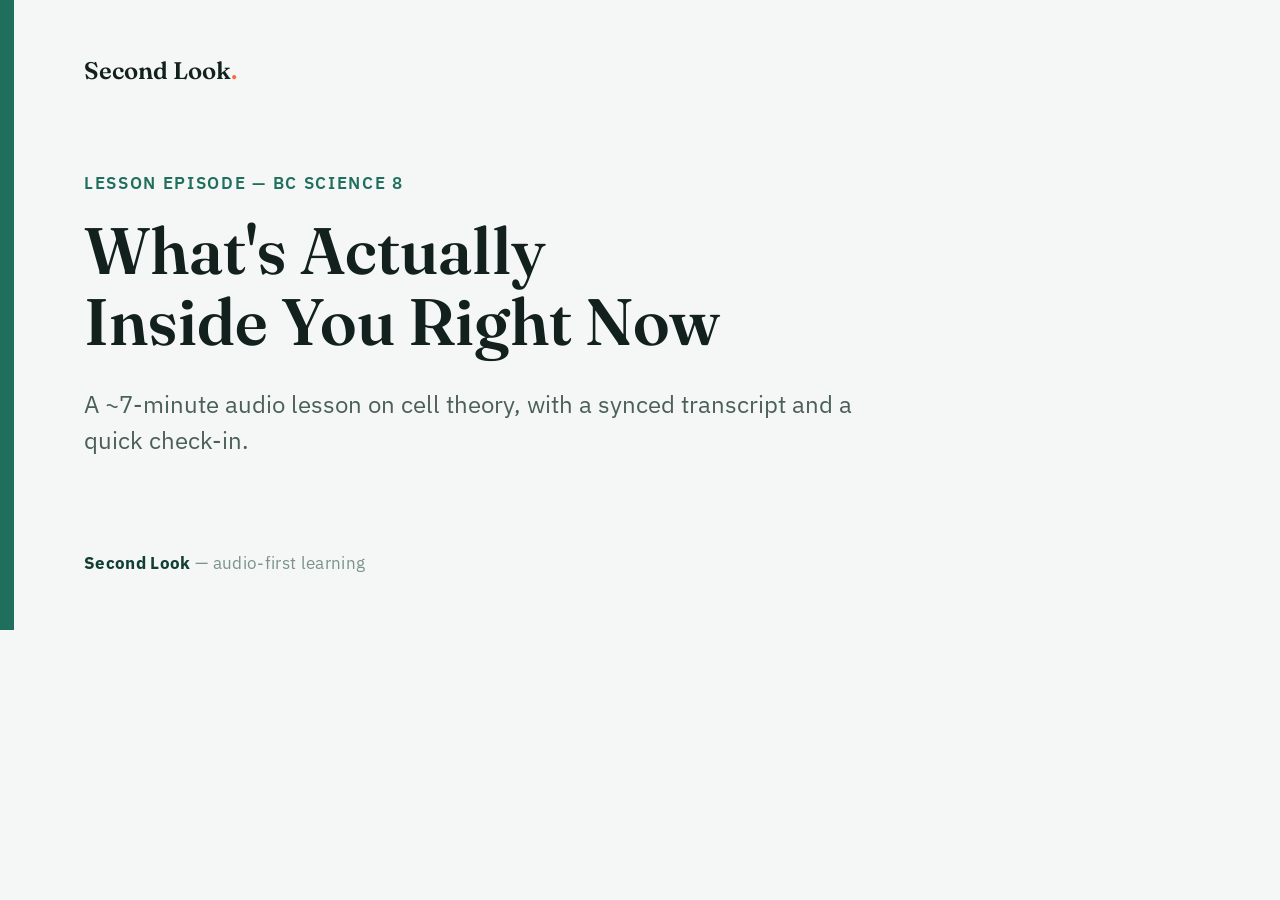
<file: webapp/og/lesson-card.html>
<!doctype html>
<html lang="en">
<head>
<meta charset="utf-8" />
<link rel="preconnect" href="https://fonts.googleapis.com" />
<link rel="preconnect" href="https://fonts.gstatic.com" crossorigin />
<link href="https://fonts.googleapis.com/css2?family=Fraunces:opsz,wght@9..144,400;9..144,600;9..144,700&family=IBM+Plex+Sans:wght@400;500;600;700&display=swap" rel="stylesheet" />
<style>
  * { box-sizing: border-box; margin: 0; padding: 0; }
  html, body {
    width: 1200px;
    height: 630px;
    overflow: hidden;
    background: #f4f7f5;
    font-family: "IBM Plex Sans", system-ui, sans-serif;
  }
  .card {
    position: relative;
    width: 1200px;
    height: 630px;
    padding: 76px 84px;
    display: flex;
    flex-direction: column;
    justify-content: center;
  }
  .accent-bar { position: absolute; left: 0; top: 0; bottom: 0; width: 14px; background: #1f6f5c; }
  .brand {
    position: absolute;
    top: 56px;
    left: 84px;
    font-family: "Fraunces", serif;
    font-weight: 600;
    font-size: 1.5rem;
    color: #12211d;
  }
  .brand .dot { color: #ff6b4a; }
  .eyebrow {
    font-size: 1.05rem;
    letter-spacing: 0.1em;
    text-transform: uppercase;
    color: #1f6f5c;
    font-weight: 600;
    margin-bottom: 22px;
  }
  h1 {
    font-family: "Fraunces", serif;
    font-weight: 600;
    font-size: 4.1rem;
    line-height: 1.08;
    color: #12211d;
    max-width: 920px;
    text-wrap: balance;
  }
  p {
    margin-top: 28px;
    font-size: 1.5rem;
    line-height: 1.5;
    color: #4b5f58;
    max-width: 780px;
  }
  .footer-mark {
    position: absolute;
    bottom: 56px;
    left: 84px;
    font-size: 1.05rem;
    color: #7c928a;
    letter-spacing: 0.02em;
  }
  .footer-mark strong { color: #123f34; }
</style>
</head>
<body>
  <div class="card">
    <div class="accent-bar"></div>
    <div class="brand">Second Look<span class="dot">.</span></div>
    <div class="eyebrow">Lesson Episode — BC Science 8</div>
    <h1>What's Actually Inside You Right Now</h1>
    <p>A ~7-minute audio lesson on cell theory, with a synced transcript and a quick check-in.</p>
    <div class="footer-mark"><strong>Second Look</strong> — audio-first learning</div>
  </div>
</body>
</html>
</file>
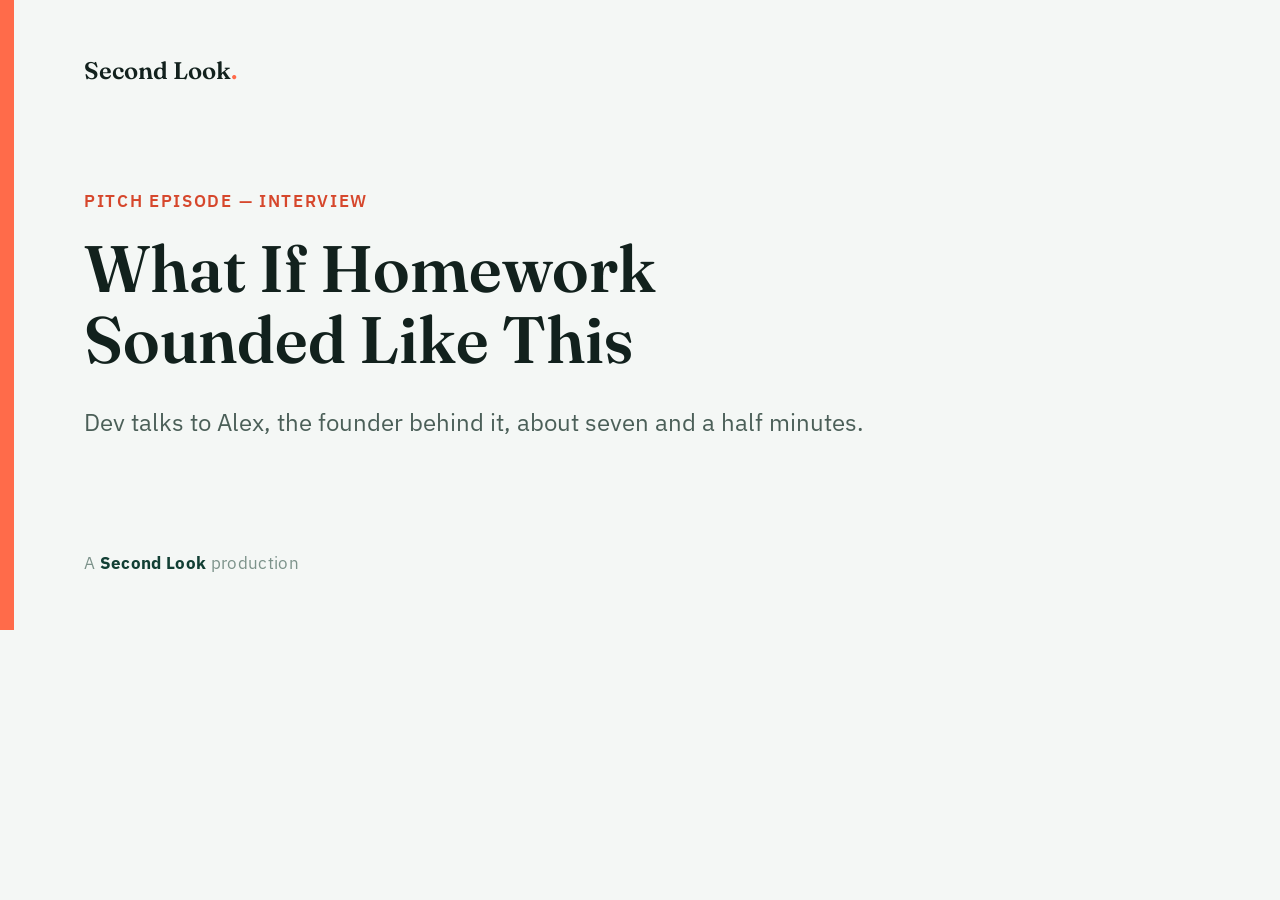
<file: webapp/og/pitch-card.html>
<!doctype html>
<html lang="en">
<head>
<meta charset="utf-8" />
<link rel="preconnect" href="https://fonts.googleapis.com" />
<link rel="preconnect" href="https://fonts.gstatic.com" crossorigin />
<link href="https://fonts.googleapis.com/css2?family=Fraunces:opsz,wght@9..144,400;9..144,600;9..144,700&family=IBM+Plex+Sans:wght@400;500;600;700&display=swap" rel="stylesheet" />
<style>
  * { box-sizing: border-box; margin: 0; padding: 0; }
  html, body {
    width: 1200px;
    height: 630px;
    overflow: hidden;
    background: #f4f7f5;
    font-family: "IBM Plex Sans", system-ui, sans-serif;
  }
  .card {
    position: relative;
    width: 1200px;
    height: 630px;
    padding: 76px 84px;
    display: flex;
    flex-direction: column;
    justify-content: center;
  }
  .accent-bar { position: absolute; left: 0; top: 0; bottom: 0; width: 14px; background: #ff6b4a; }
  .brand {
    position: absolute;
    top: 56px;
    left: 84px;
    font-family: "Fraunces", serif;
    font-weight: 600;
    font-size: 1.5rem;
    color: #12211d;
  }
  .brand .dot { color: #ff6b4a; }
  .eyebrow {
    font-size: 1.05rem;
    letter-spacing: 0.1em;
    text-transform: uppercase;
    color: #d6472c;
    font-weight: 600;
    margin-bottom: 22px;
  }
  h1 {
    font-family: "Fraunces", serif;
    font-weight: 600;
    font-size: 4.1rem;
    line-height: 1.08;
    color: #12211d;
    max-width: 920px;
    text-wrap: balance;
  }
  p {
    margin-top: 28px;
    font-size: 1.5rem;
    line-height: 1.5;
    color: #4b5f58;
    max-width: 780px;
  }
  .footer-mark {
    position: absolute;
    bottom: 56px;
    left: 84px;
    font-size: 1.05rem;
    color: #7c928a;
    letter-spacing: 0.02em;
  }
  .footer-mark strong { color: #123f34; }
</style>
</head>
<body>
  <div class="card">
    <div class="accent-bar"></div>
    <div class="brand">Second Look<span class="dot">.</span></div>
    <div class="eyebrow">Pitch Episode — Interview</div>
    <h1>What If Homework Sounded Like This</h1>
    <p>Dev talks to Alex, the founder behind it, about seven and a half minutes.</p>
    <div class="footer-mark">A <strong>Second Look</strong> production</div>
  </div>
</body>
</html>
</file>
